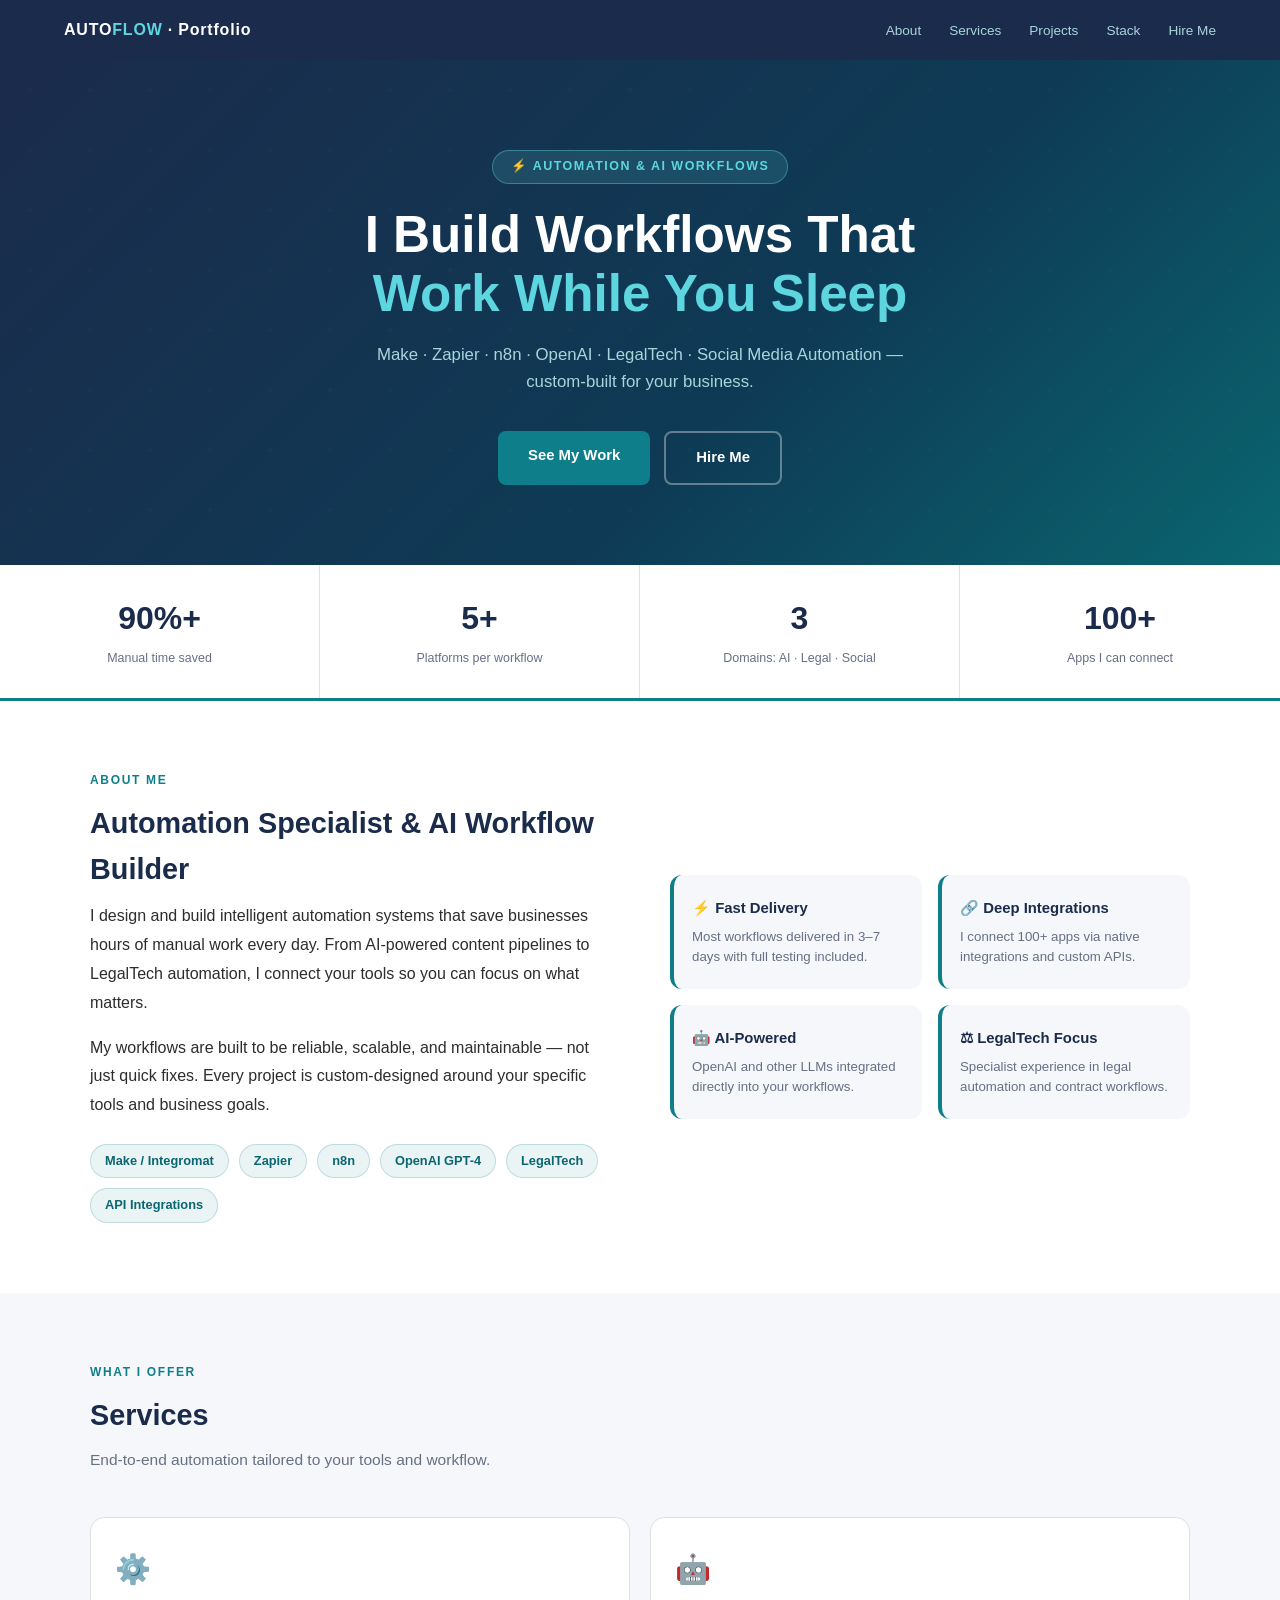
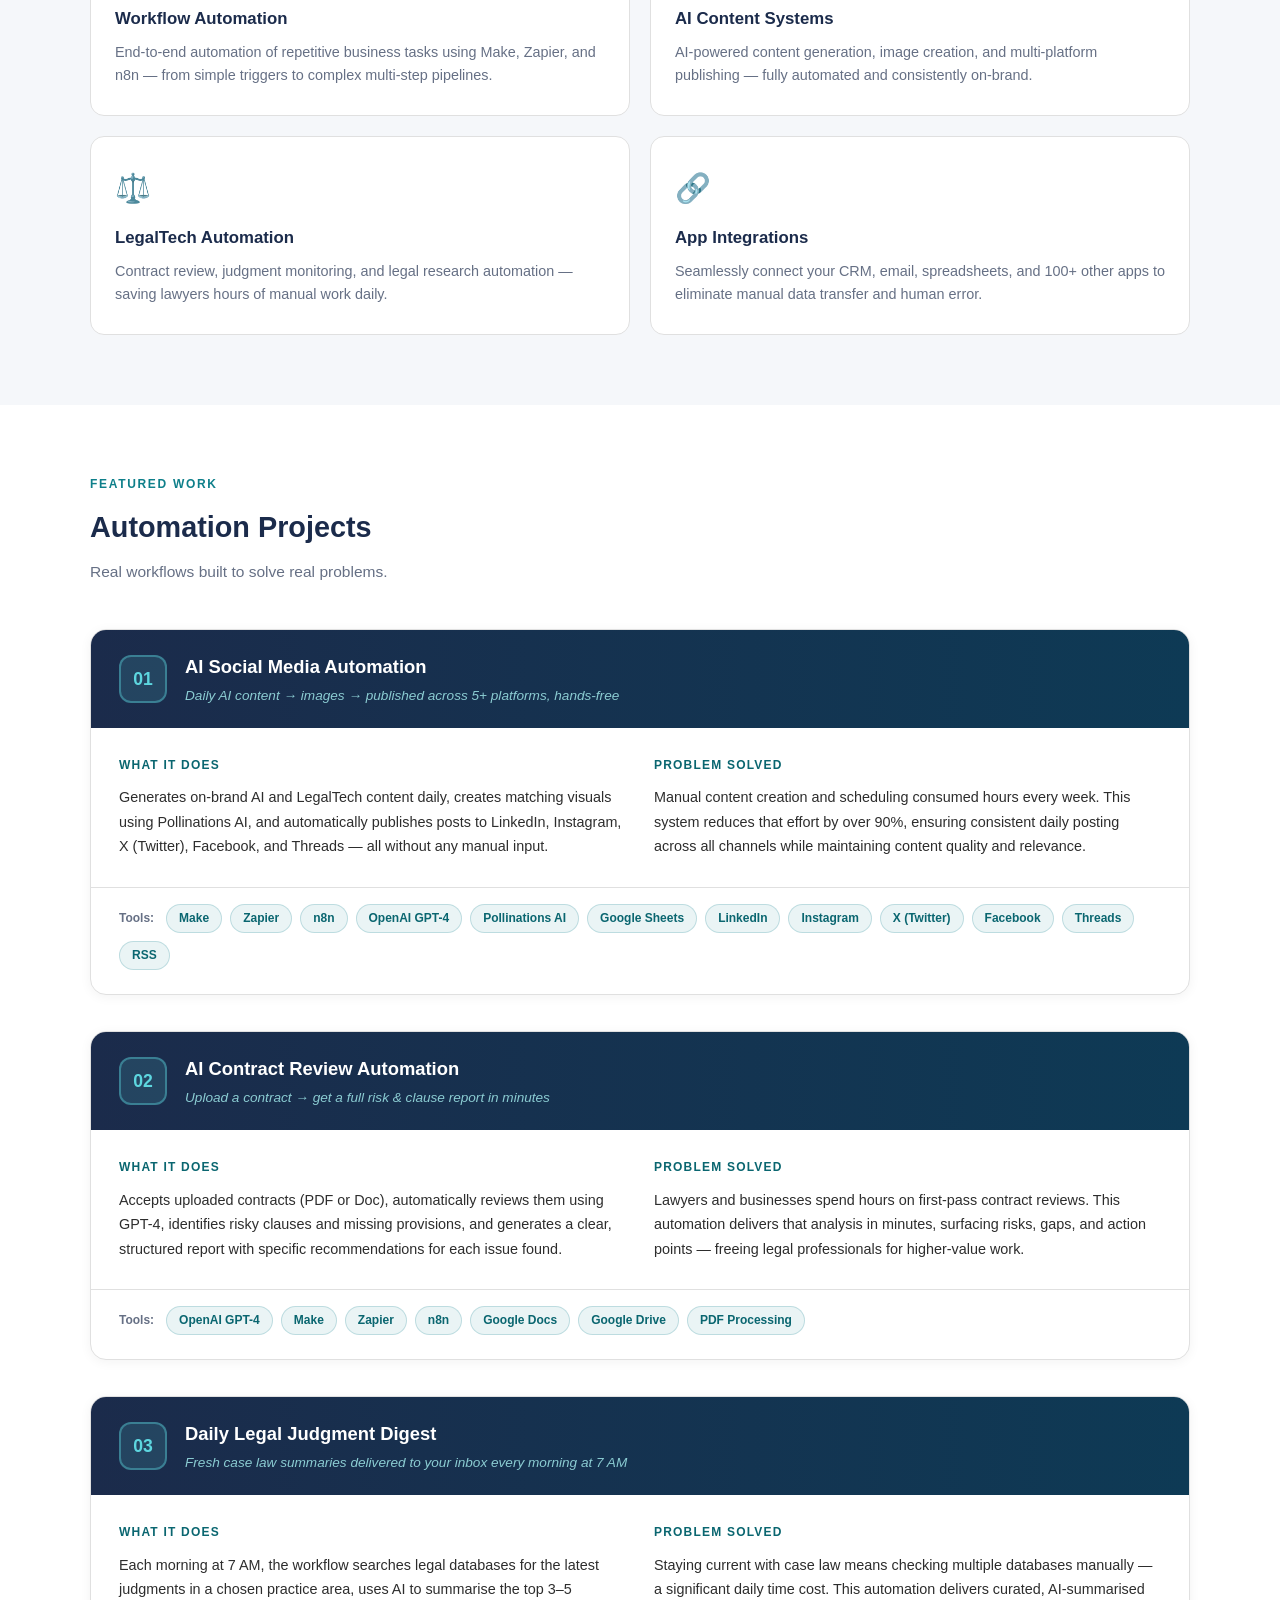
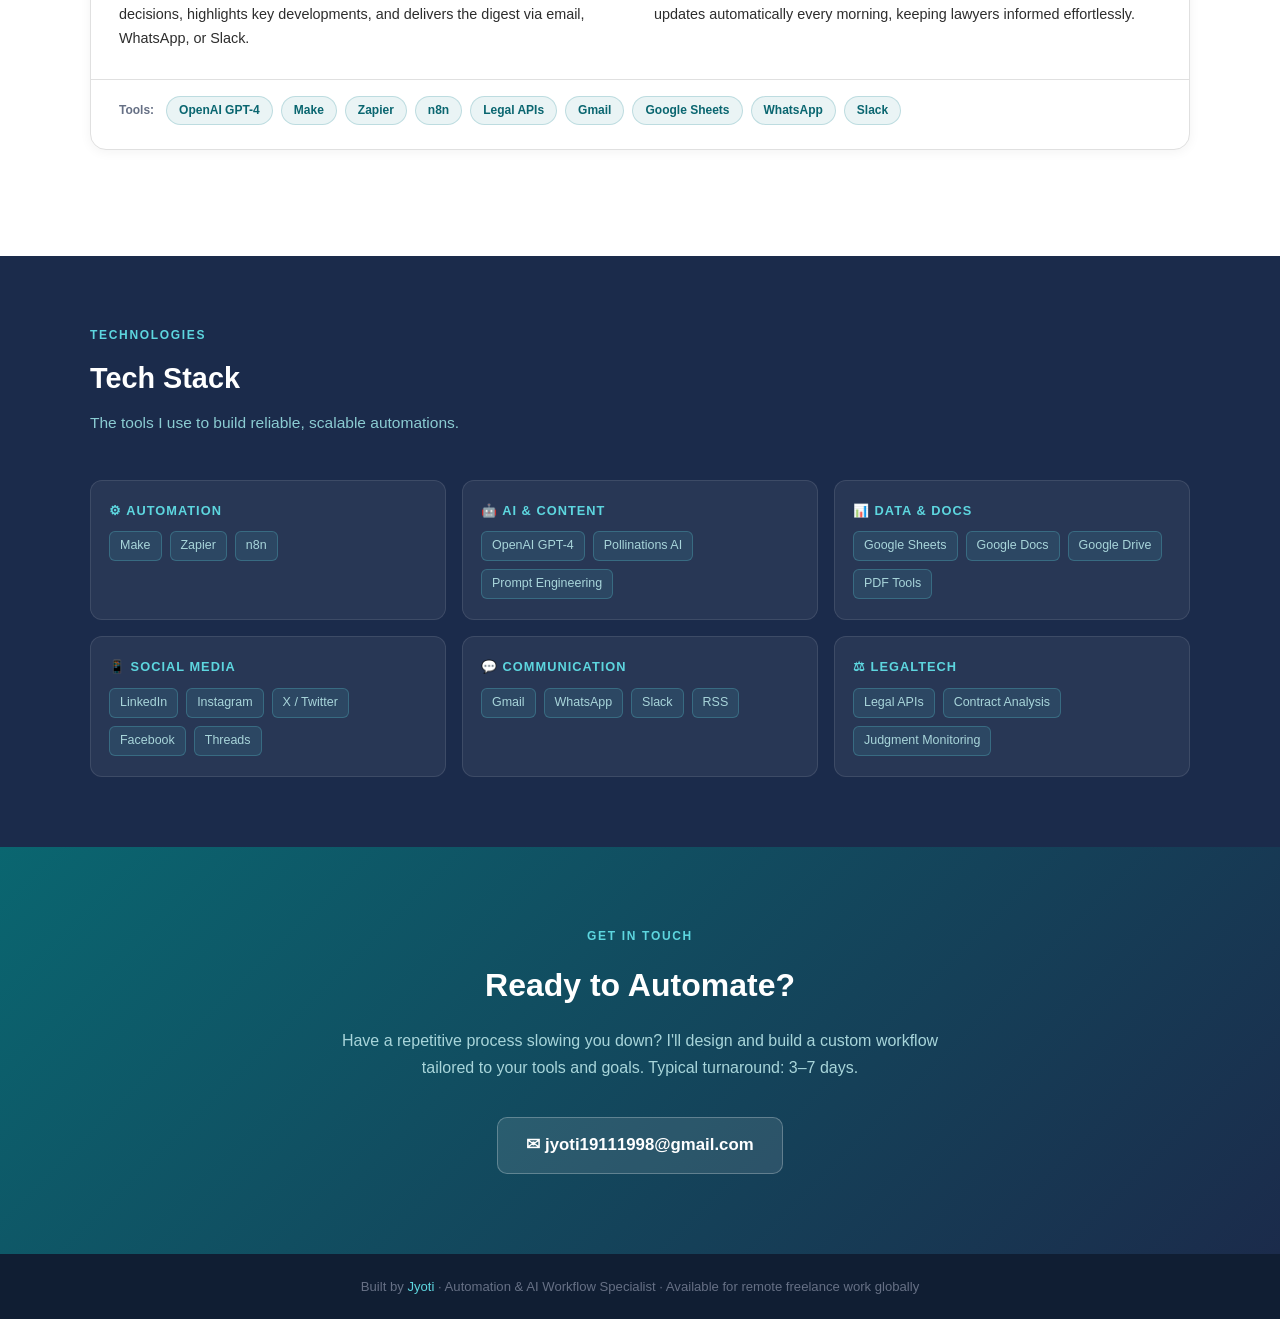
<file: portfolio.html>
<!DOCTYPE html>
<html lang="en">
<head>
  <meta charset="UTF-8" />
  <meta name="viewport" content="width=device-width, initial-scale=1.0" />
  <title>Automation & AI Workflow Portfolio</title>
  <style>
    :root {
      --navy:  #1B2B4B;
      --teal:  #0E7F8A;
      --teal2: #0A6670;
      --light: #EAF4F5;
      --white: #FFFFFF;
      --gray:  #F5F7FA;
      --text:  #2D2D2D;
      --muted: #667085;
      --border: #E0E0E0;
    }

    * { box-sizing: border-box; margin: 0; padding: 0; }

    body {
      font-family: 'Segoe UI', Arial, sans-serif;
      background: var(--gray);
      color: var(--text);
      line-height: 1.6;
    }

    /* ── NAV ── */
    nav {
      background: var(--navy);
      padding: 0 5%;
      display: flex;
      align-items: center;
      justify-content: space-between;
      height: 60px;
      position: sticky;
      top: 0;
      z-index: 100;
    }
    nav .logo {
      color: var(--white);
      font-weight: 700;
      font-size: 1rem;
      letter-spacing: .05em;
    }
    nav .logo span { color: #5DD6DF; }
    nav ul {
      list-style: none;
      display: flex;
      gap: 28px;
    }
    nav ul a {
      color: #A8D5DA;
      text-decoration: none;
      font-size: .85rem;
      font-weight: 500;
      transition: color .2s;
    }
    nav ul a:hover { color: var(--white); }

    /* ── HERO ── */
    .hero {
      background: linear-gradient(135deg, var(--navy) 0%, #0E3A55 60%, var(--teal2) 100%);
      color: var(--white);
      text-align: center;
      padding: 90px 5% 80px;
      position: relative;
      overflow: hidden;
    }
    .hero::before {
      content: '';
      position: absolute;
      inset: 0;
      background: url("data:image/svg+xml,%3Csvg width='60' height='60' viewBox='0 0 60 60' xmlns='http://www.w3.org/2000/svg'%3E%3Cg fill='none' fill-rule='evenodd'%3E%3Cg fill='%230E7F8A' fill-opacity='0.08'%3E%3Ccircle cx='30' cy='30' r='2'/%3E%3C/g%3E%3C/g%3E%3C/svg%3E");
      pointer-events: none;
    }
    .hero-badge {
      display: inline-block;
      background: rgba(93,214,223,.15);
      border: 1px solid rgba(93,214,223,.4);
      color: #5DD6DF;
      font-size: .78rem;
      font-weight: 700;
      letter-spacing: .12em;
      text-transform: uppercase;
      padding: 6px 18px;
      border-radius: 50px;
      margin-bottom: 22px;
    }
    .hero h1 {
      font-size: clamp(2rem, 5vw, 3.2rem);
      font-weight: 800;
      line-height: 1.15;
      margin-bottom: 18px;
    }
    .hero h1 span { color: #5DD6DF; }
    .hero p {
      font-size: 1.05rem;
      color: #A8D5DA;
      max-width: 580px;
      margin: 0 auto 36px;
    }
    .hero-btns { display: flex; gap: 14px; justify-content: center; flex-wrap: wrap; }
    .btn {
      padding: 13px 30px;
      border-radius: 8px;
      font-weight: 700;
      font-size: .93rem;
      text-decoration: none;
      transition: transform .15s, box-shadow .15s;
      cursor: pointer;
    }
    .btn:hover { transform: translateY(-2px); box-shadow: 0 6px 20px rgba(0,0,0,.2); }
    .btn-primary { background: var(--teal); color: var(--white); }
    .btn-outline { background: transparent; border: 2px solid rgba(255,255,255,.35); color: var(--white); }

    /* ── STATS ── */
    .stats {
      display: grid;
      grid-template-columns: repeat(4, 1fr);
      background: var(--white);
      border-bottom: 3px solid var(--teal);
    }
    .stat {
      text-align: center;
      padding: 28px 10px;
      border-right: 1px solid var(--border);
    }
    .stat:last-child { border-right: none; }
    .stat-num {
      font-size: 2rem;
      font-weight: 800;
      color: var(--navy);
      display: block;
    }
    .stat-label {
      font-size: .78rem;
      color: var(--muted);
      font-weight: 500;
    }

    /* ── SECTION WRAPPER ── */
    section { padding: 70px 5%; max-width: 1100px; margin: 0 auto; }
    .section-label {
      font-size: .75rem;
      font-weight: 700;
      letter-spacing: .14em;
      text-transform: uppercase;
      color: var(--teal);
      margin-bottom: 10px;
    }
    .section-title {
      font-size: 1.8rem;
      font-weight: 800;
      color: var(--navy);
      margin-bottom: 10px;
    }
    .section-sub {
      color: var(--muted);
      font-size: .97rem;
      margin-bottom: 44px;
    }

    /* ── ABOUT ── */
    #about { background: var(--white); max-width: 100%; padding: 70px 5%; }
    .about-inner {
      max-width: 1100px;
      margin: 0 auto;
      display: grid;
      grid-template-columns: 1fr 1fr;
      gap: 60px;
      align-items: center;
    }
    .about-text p { color: var(--text); line-height: 1.8; margin-bottom: 16px; }
    .about-chips { display: flex; flex-wrap: wrap; gap: 10px; margin-top: 24px; }
    .chip {
      background: var(--light);
      color: var(--teal2);
      font-size: .8rem;
      font-weight: 600;
      padding: 6px 14px;
      border-radius: 50px;
      border: 1px solid rgba(14,127,138,.2);
    }
    .about-highlights {
      display: grid;
      grid-template-columns: 1fr 1fr;
      gap: 16px;
    }
    .highlight-card {
      background: var(--gray);
      border-radius: 12px;
      padding: 22px 18px;
      border-left: 4px solid var(--teal);
    }
    .highlight-card h4 { color: var(--navy); font-size: .93rem; font-weight: 700; margin-bottom: 6px; }
    .highlight-card p { color: var(--muted); font-size: .83rem; line-height: 1.5; }

    /* ── SERVICES ── */
    #services { background: var(--gray); max-width: 100%; padding: 70px 5%; }
    .services-inner { max-width: 1100px; margin: 0 auto; }
    .services-grid {
      display: grid;
      grid-template-columns: repeat(2, 1fr);
      gap: 20px;
    }
    .service-card {
      background: var(--white);
      border-radius: 14px;
      padding: 28px 24px;
      border: 1px solid var(--border);
      transition: box-shadow .2s, transform .2s;
    }
    .service-card:hover { box-shadow: 0 8px 28px rgba(14,127,138,.12); transform: translateY(-3px); }
    .service-icon { font-size: 1.8rem; margin-bottom: 14px; }
    .service-card h3 { color: var(--navy); font-size: 1.05rem; font-weight: 700; margin-bottom: 8px; }
    .service-card p { color: var(--muted); font-size: .9rem; line-height: 1.6; }

    /* ── PROJECTS ── */
    #projects { background: var(--white); max-width: 100%; padding: 70px 5%; }
    .projects-inner { max-width: 1100px; margin: 0 auto; }
    .project-card {
      background: var(--white);
      border: 1px solid var(--border);
      border-radius: 16px;
      overflow: hidden;
      margin-bottom: 36px;
      box-shadow: 0 2px 12px rgba(0,0,0,.05);
      transition: box-shadow .2s;
    }
    .project-card:hover { box-shadow: 0 8px 32px rgba(14,127,138,.14); }
    .project-header {
      background: linear-gradient(90deg, var(--navy), #0E3A55);
      display: flex;
      align-items: center;
      gap: 18px;
      padding: 22px 28px;
    }
    .project-num {
      background: rgba(93,214,223,.15);
      border: 2px solid rgba(93,214,223,.4);
      color: #5DD6DF;
      font-weight: 800;
      font-size: 1.1rem;
      width: 48px; height: 48px;
      border-radius: 12px;
      display: flex; align-items: center; justify-content: center;
      flex-shrink: 0;
    }
    .project-title-block h3 { color: var(--white); font-size: 1.15rem; font-weight: 700; }
    .project-title-block p { color: #8BCCD2; font-size: .85rem; margin-top: 3px; font-style: italic; }
    .project-body { padding: 28px; display: grid; grid-template-columns: 1fr 1fr; gap: 28px; }
    .project-col h4 {
      color: var(--teal2);
      font-size: .75rem;
      font-weight: 700;
      letter-spacing: .1em;
      text-transform: uppercase;
      margin-bottom: 10px;
    }
    .project-col p { color: var(--text); font-size: .9rem; line-height: 1.7; }
    .project-tools {
      padding: 16px 28px 24px;
      border-top: 1px solid var(--border);
      display: flex;
      flex-wrap: wrap;
      gap: 8px;
      align-items: center;
    }
    .tool-label { font-size: .75rem; color: var(--muted); font-weight: 600; margin-right: 4px; }
    .tool-chip {
      background: var(--light);
      color: var(--teal2);
      font-size: .75rem;
      font-weight: 600;
      padding: 4px 12px;
      border-radius: 50px;
      border: 1px solid rgba(14,127,138,.2);
    }

    /* ── TECH STACK ── */
    #stack { background: var(--navy); max-width: 100%; padding: 70px 5%; }
    .stack-inner { max-width: 1100px; margin: 0 auto; }
    #stack .section-label { color: #5DD6DF; }
    #stack .section-title { color: var(--white); }
    #stack .section-sub { color: #8BCCD2; }
    .stack-grid {
      display: grid;
      grid-template-columns: repeat(3, 1fr);
      gap: 16px;
    }
    .stack-card {
      background: rgba(255,255,255,.06);
      border: 1px solid rgba(255,255,255,.1);
      border-radius: 12px;
      padding: 20px 18px;
    }
    .stack-card h4 { color: #5DD6DF; font-size: .8rem; font-weight: 700; letter-spacing: .08em; text-transform: uppercase; margin-bottom: 10px; }
    .stack-items { display: flex; flex-wrap: wrap; gap: 8px; }
    .stack-chip {
      background: rgba(93,214,223,.1);
      border: 1px solid rgba(93,214,223,.25);
      color: #A8D5DA;
      font-size: .78rem;
      padding: 4px 10px;
      border-radius: 6px;
    }

    /* ── CTA ── */
    #contact {
      background: linear-gradient(135deg, var(--teal2), var(--navy));
      max-width: 100%;
      padding: 80px 5%;
      text-align: center;
    }
    .contact-inner { max-width: 600px; margin: 0 auto; }
    #contact .section-label { color: #5DD6DF; text-align: center; display: block; margin-bottom: 14px; }
    #contact h2 { color: var(--white); font-size: 2rem; font-weight: 800; margin-bottom: 16px; }
    #contact p { color: #A8D5DA; margin-bottom: 36px; font-size: 1rem; line-height: 1.7; }
    .contact-email {
      display: inline-flex;
      align-items: center;
      gap: 10px;
      background: rgba(255,255,255,.1);
      border: 1px solid rgba(255,255,255,.25);
      color: var(--white);
      font-size: 1.05rem;
      font-weight: 600;
      padding: 14px 28px;
      border-radius: 10px;
      text-decoration: none;
      transition: background .2s;
    }
    .contact-email:hover { background: rgba(255,255,255,.18); }

    /* ── FOOTER ── */
    footer {
      background: #101E33;
      color: #667085;
      text-align: center;
      padding: 22px 5%;
      font-size: .82rem;
    }
    footer span { color: #5DD6DF; }

    /* ── RESPONSIVE ── */
    @media (max-width: 768px) {
      .stats { grid-template-columns: repeat(2, 1fr); }
      .about-inner { grid-template-columns: 1fr; gap: 36px; }
      .services-grid { grid-template-columns: 1fr; }
      .project-body { grid-template-columns: 1fr; gap: 18px; }
      .stack-grid { grid-template-columns: 1fr 1fr; }
      nav ul { display: none; }
    }
    @media (max-width: 480px) {
      .stats { grid-template-columns: repeat(2, 1fr); }
      .stack-grid { grid-template-columns: 1fr; }
    }
  </style>
</head>
<body>

<!-- NAV -->
<nav>
  <div class="logo">AUTO<span>FLOW</span> · Portfolio</div>
  <ul>
    <li><a href="#about">About</a></li>
    <li><a href="#services">Services</a></li>
    <li><a href="#projects">Projects</a></li>
    <li><a href="#stack">Stack</a></li>
    <li><a href="#contact">Hire Me</a></li>
  </ul>
</nav>

<!-- HERO -->
<div class="hero">
  <div class="hero-badge">⚡ Automation &amp; AI Workflows</div>
  <h1>I Build Workflows That<br><span>Work While You Sleep</span></h1>
  <p>Make · Zapier · n8n · OpenAI · LegalTech · Social Media Automation — custom-built for your business.</p>
  <div class="hero-btns">
    <a href="#projects" class="btn btn-primary">See My Work</a>
    <a href="#contact" class="btn btn-outline">Hire Me</a>
  </div>
</div>

<!-- STATS -->
<div class="stats">
  <div class="stat"><span class="stat-num">90%+</span><span class="stat-label">Manual time saved</span></div>
  <div class="stat"><span class="stat-num">5+</span><span class="stat-label">Platforms per workflow</span></div>
  <div class="stat"><span class="stat-num">3</span><span class="stat-label">Domains: AI · Legal · Social</span></div>
  <div class="stat"><span class="stat-num">100+</span><span class="stat-label">Apps I can connect</span></div>
</div>

<!-- ABOUT -->
<div id="about">
  <div class="about-inner">
    <div class="about-text">
      <div class="section-label">About Me</div>
      <h2 class="section-title">Automation Specialist &amp; AI Workflow Builder</h2>
      <p>I design and build intelligent automation systems that save businesses hours of manual work every day. From AI-powered content pipelines to LegalTech automation, I connect your tools so you can focus on what matters.</p>
      <p>My workflows are built to be reliable, scalable, and maintainable — not just quick fixes. Every project is custom-designed around your specific tools and business goals.</p>
      <div class="about-chips">
        <span class="chip">Make / Integromat</span>
        <span class="chip">Zapier</span>
        <span class="chip">n8n</span>
        <span class="chip">OpenAI GPT-4</span>
        <span class="chip">LegalTech</span>
        <span class="chip">API Integrations</span>
      </div>
    </div>
    <div class="about-highlights">
      <div class="highlight-card">
        <h4>⚡ Fast Delivery</h4>
        <p>Most workflows delivered in 3–7 days with full testing included.</p>
      </div>
      <div class="highlight-card">
        <h4>🔗 Deep Integrations</h4>
        <p>I connect 100+ apps via native integrations and custom APIs.</p>
      </div>
      <div class="highlight-card">
        <h4>🤖 AI-Powered</h4>
        <p>OpenAI and other LLMs integrated directly into your workflows.</p>
      </div>
      <div class="highlight-card">
        <h4>⚖ LegalTech Focus</h4>
        <p>Specialist experience in legal automation and contract workflows.</p>
      </div>
    </div>
  </div>
</div>

<!-- SERVICES -->
<div id="services">
  <div class="services-inner">
    <div class="section-label">What I Offer</div>
    <h2 class="section-title">Services</h2>
    <p class="section-sub">End-to-end automation tailored to your tools and workflow.</p>
    <div class="services-grid">
      <div class="service-card">
        <div class="service-icon">⚙️</div>
        <h3>Workflow Automation</h3>
        <p>End-to-end automation of repetitive business tasks using Make, Zapier, and n8n — from simple triggers to complex multi-step pipelines.</p>
      </div>
      <div class="service-card">
        <div class="service-icon">🤖</div>
        <h3>AI Content Systems</h3>
        <p>AI-powered content generation, image creation, and multi-platform publishing — fully automated and consistently on-brand.</p>
      </div>
      <div class="service-card">
        <div class="service-icon">⚖️</div>
        <h3>LegalTech Automation</h3>
        <p>Contract review, judgment monitoring, and legal research automation — saving lawyers hours of manual work daily.</p>
      </div>
      <div class="service-card">
        <div class="service-icon">🔗</div>
        <h3>App Integrations</h3>
        <p>Seamlessly connect your CRM, email, spreadsheets, and 100+ other apps to eliminate manual data transfer and human error.</p>
      </div>
    </div>
  </div>
</div>

<!-- PROJECTS -->
<div id="projects">
  <div class="projects-inner">
    <div class="section-label">Featured Work</div>
    <h2 class="section-title">Automation Projects</h2>
    <p class="section-sub">Real workflows built to solve real problems.</p>

    <!-- Project 1 -->
    <div class="project-card">
      <div class="project-header">
        <div class="project-num">01</div>
        <div class="project-title-block">
          <h3>AI Social Media Automation</h3>
          <p>Daily AI content → images → published across 5+ platforms, hands-free</p>
        </div>
      </div>
      <div class="project-body">
        <div class="project-col">
          <h4>What it does</h4>
          <p>Generates on-brand AI and LegalTech content daily, creates matching visuals using Pollinations AI, and automatically publishes posts to LinkedIn, Instagram, X (Twitter), Facebook, and Threads — all without any manual input.</p>
        </div>
        <div class="project-col">
          <h4>Problem solved</h4>
          <p>Manual content creation and scheduling consumed hours every week. This system reduces that effort by over 90%, ensuring consistent daily posting across all channels while maintaining content quality and relevance.</p>
        </div>
      </div>
      <div class="project-tools">
        <span class="tool-label">Tools:</span>
        <span class="tool-chip">Make</span>
        <span class="tool-chip">Zapier</span>
        <span class="tool-chip">n8n</span>
        <span class="tool-chip">OpenAI GPT-4</span>
        <span class="tool-chip">Pollinations AI</span>
        <span class="tool-chip">Google Sheets</span>
        <span class="tool-chip">LinkedIn</span>
        <span class="tool-chip">Instagram</span>
        <span class="tool-chip">X (Twitter)</span>
        <span class="tool-chip">Facebook</span>
        <span class="tool-chip">Threads</span>
        <span class="tool-chip">RSS</span>
      </div>
    </div>

    <!-- Project 2 -->
    <div class="project-card">
      <div class="project-header">
        <div class="project-num">02</div>
        <div class="project-title-block">
          <h3>AI Contract Review Automation</h3>
          <p>Upload a contract → get a full risk &amp; clause report in minutes</p>
        </div>
      </div>
      <div class="project-body">
        <div class="project-col">
          <h4>What it does</h4>
          <p>Accepts uploaded contracts (PDF or Doc), automatically reviews them using GPT-4, identifies risky clauses and missing provisions, and generates a clear, structured report with specific recommendations for each issue found.</p>
        </div>
        <div class="project-col">
          <h4>Problem solved</h4>
          <p>Lawyers and businesses spend hours on first-pass contract reviews. This automation delivers that analysis in minutes, surfacing risks, gaps, and action points — freeing legal professionals for higher-value work.</p>
        </div>
      </div>
      <div class="project-tools">
        <span class="tool-label">Tools:</span>
        <span class="tool-chip">OpenAI GPT-4</span>
        <span class="tool-chip">Make</span>
        <span class="tool-chip">Zapier</span>
        <span class="tool-chip">n8n</span>
        <span class="tool-chip">Google Docs</span>
        <span class="tool-chip">Google Drive</span>
        <span class="tool-chip">PDF Processing</span>
      </div>
    </div>

    <!-- Project 3 -->
    <div class="project-card">
      <div class="project-header">
        <div class="project-num">03</div>
        <div class="project-title-block">
          <h3>Daily Legal Judgment Digest</h3>
          <p>Fresh case law summaries delivered to your inbox every morning at 7 AM</p>
        </div>
      </div>
      <div class="project-body">
        <div class="project-col">
          <h4>What it does</h4>
          <p>Each morning at 7 AM, the workflow searches legal databases for the latest judgments in a chosen practice area, uses AI to summarise the top 3–5 decisions, highlights key developments, and delivers the digest via email, WhatsApp, or Slack.</p>
        </div>
        <div class="project-col">
          <h4>Problem solved</h4>
          <p>Staying current with case law means checking multiple databases manually — a significant daily time cost. This automation delivers curated, AI-summarised updates automatically every morning, keeping lawyers informed effortlessly.</p>
        </div>
      </div>
      <div class="project-tools">
        <span class="tool-label">Tools:</span>
        <span class="tool-chip">OpenAI GPT-4</span>
        <span class="tool-chip">Make</span>
        <span class="tool-chip">Zapier</span>
        <span class="tool-chip">n8n</span>
        <span class="tool-chip">Legal APIs</span>
        <span class="tool-chip">Gmail</span>
        <span class="tool-chip">Google Sheets</span>
        <span class="tool-chip">WhatsApp</span>
        <span class="tool-chip">Slack</span>
      </div>
    </div>
  </div>
</div>

<!-- TECH STACK -->
<div id="stack">
  <div class="stack-inner">
    <div class="section-label">Technologies</div>
    <h2 class="section-title">Tech Stack</h2>
    <p class="section-sub">The tools I use to build reliable, scalable automations.</p>
    <div class="stack-grid">
      <div class="stack-card">
        <h4>⚙ Automation</h4>
        <div class="stack-items">
          <span class="stack-chip">Make</span>
          <span class="stack-chip">Zapier</span>
          <span class="stack-chip">n8n</span>
        </div>
      </div>
      <div class="stack-card">
        <h4>🤖 AI &amp; Content</h4>
        <div class="stack-items">
          <span class="stack-chip">OpenAI GPT-4</span>
          <span class="stack-chip">Pollinations AI</span>
          <span class="stack-chip">Prompt Engineering</span>
        </div>
      </div>
      <div class="stack-card">
        <h4>📊 Data &amp; Docs</h4>
        <div class="stack-items">
          <span class="stack-chip">Google Sheets</span>
          <span class="stack-chip">Google Docs</span>
          <span class="stack-chip">Google Drive</span>
          <span class="stack-chip">PDF Tools</span>
        </div>
      </div>
      <div class="stack-card">
        <h4>📱 Social Media</h4>
        <div class="stack-items">
          <span class="stack-chip">LinkedIn</span>
          <span class="stack-chip">Instagram</span>
          <span class="stack-chip">X / Twitter</span>
          <span class="stack-chip">Facebook</span>
          <span class="stack-chip">Threads</span>
        </div>
      </div>
      <div class="stack-card">
        <h4>💬 Communication</h4>
        <div class="stack-items">
          <span class="stack-chip">Gmail</span>
          <span class="stack-chip">WhatsApp</span>
          <span class="stack-chip">Slack</span>
          <span class="stack-chip">RSS</span>
        </div>
      </div>
      <div class="stack-card">
        <h4>⚖ LegalTech</h4>
        <div class="stack-items">
          <span class="stack-chip">Legal APIs</span>
          <span class="stack-chip">Contract Analysis</span>
          <span class="stack-chip">Judgment Monitoring</span>
        </div>
      </div>
    </div>
  </div>
</div>

<!-- CTA -->
<div id="contact">
  <div class="contact-inner">
    <span class="section-label">Get In Touch</span>
    <h2>Ready to Automate?</h2>
    <p>Have a repetitive process slowing you down? I'll design and build a custom workflow tailored to your tools and goals. Typical turnaround: 3–7 days.</p>
    <a class="contact-email" href="mailto:jyoti19111998@gmail.com">
      ✉ jyoti19111998@gmail.com
    </a>
  </div>
</div>

<!-- FOOTER -->
<footer>
  Built by <span>Jyoti</span> · Automation &amp; AI Workflow Specialist · Available for remote freelance work globally
</footer>

</body>
</html>
</file>
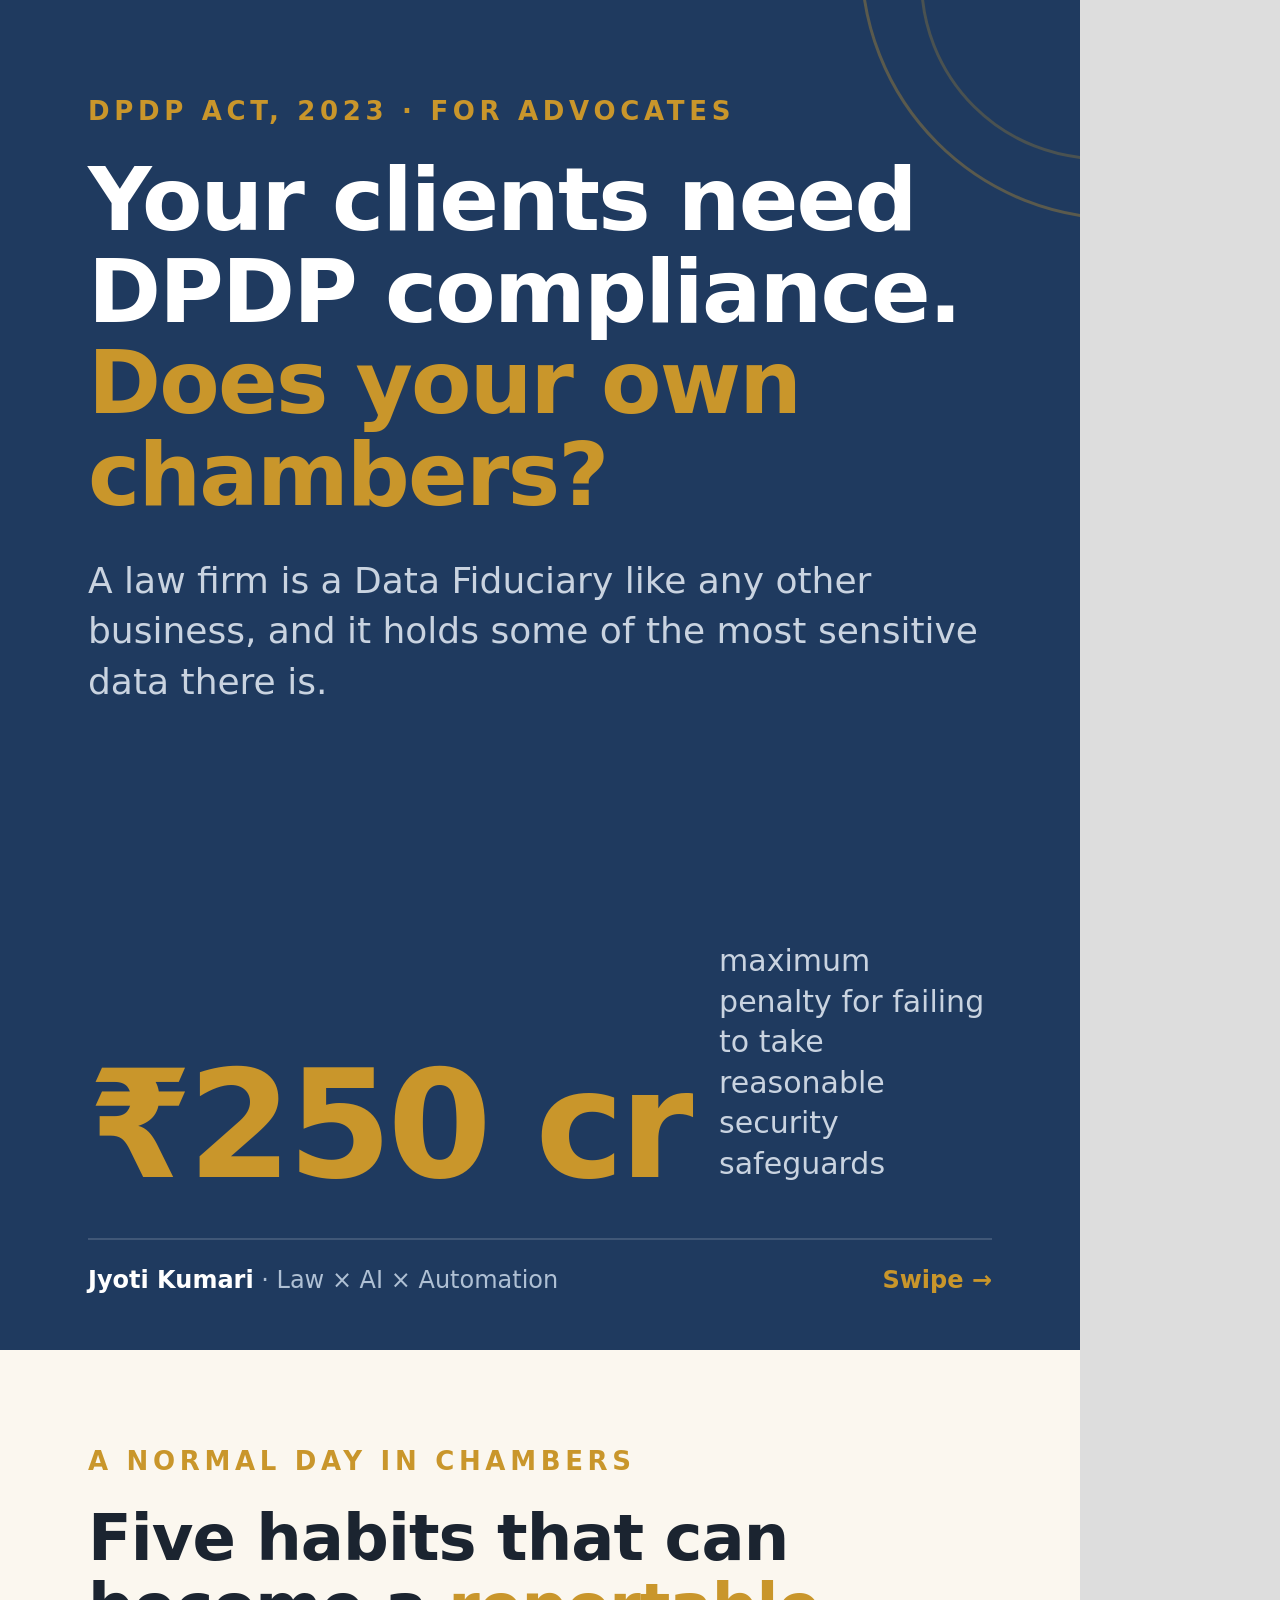
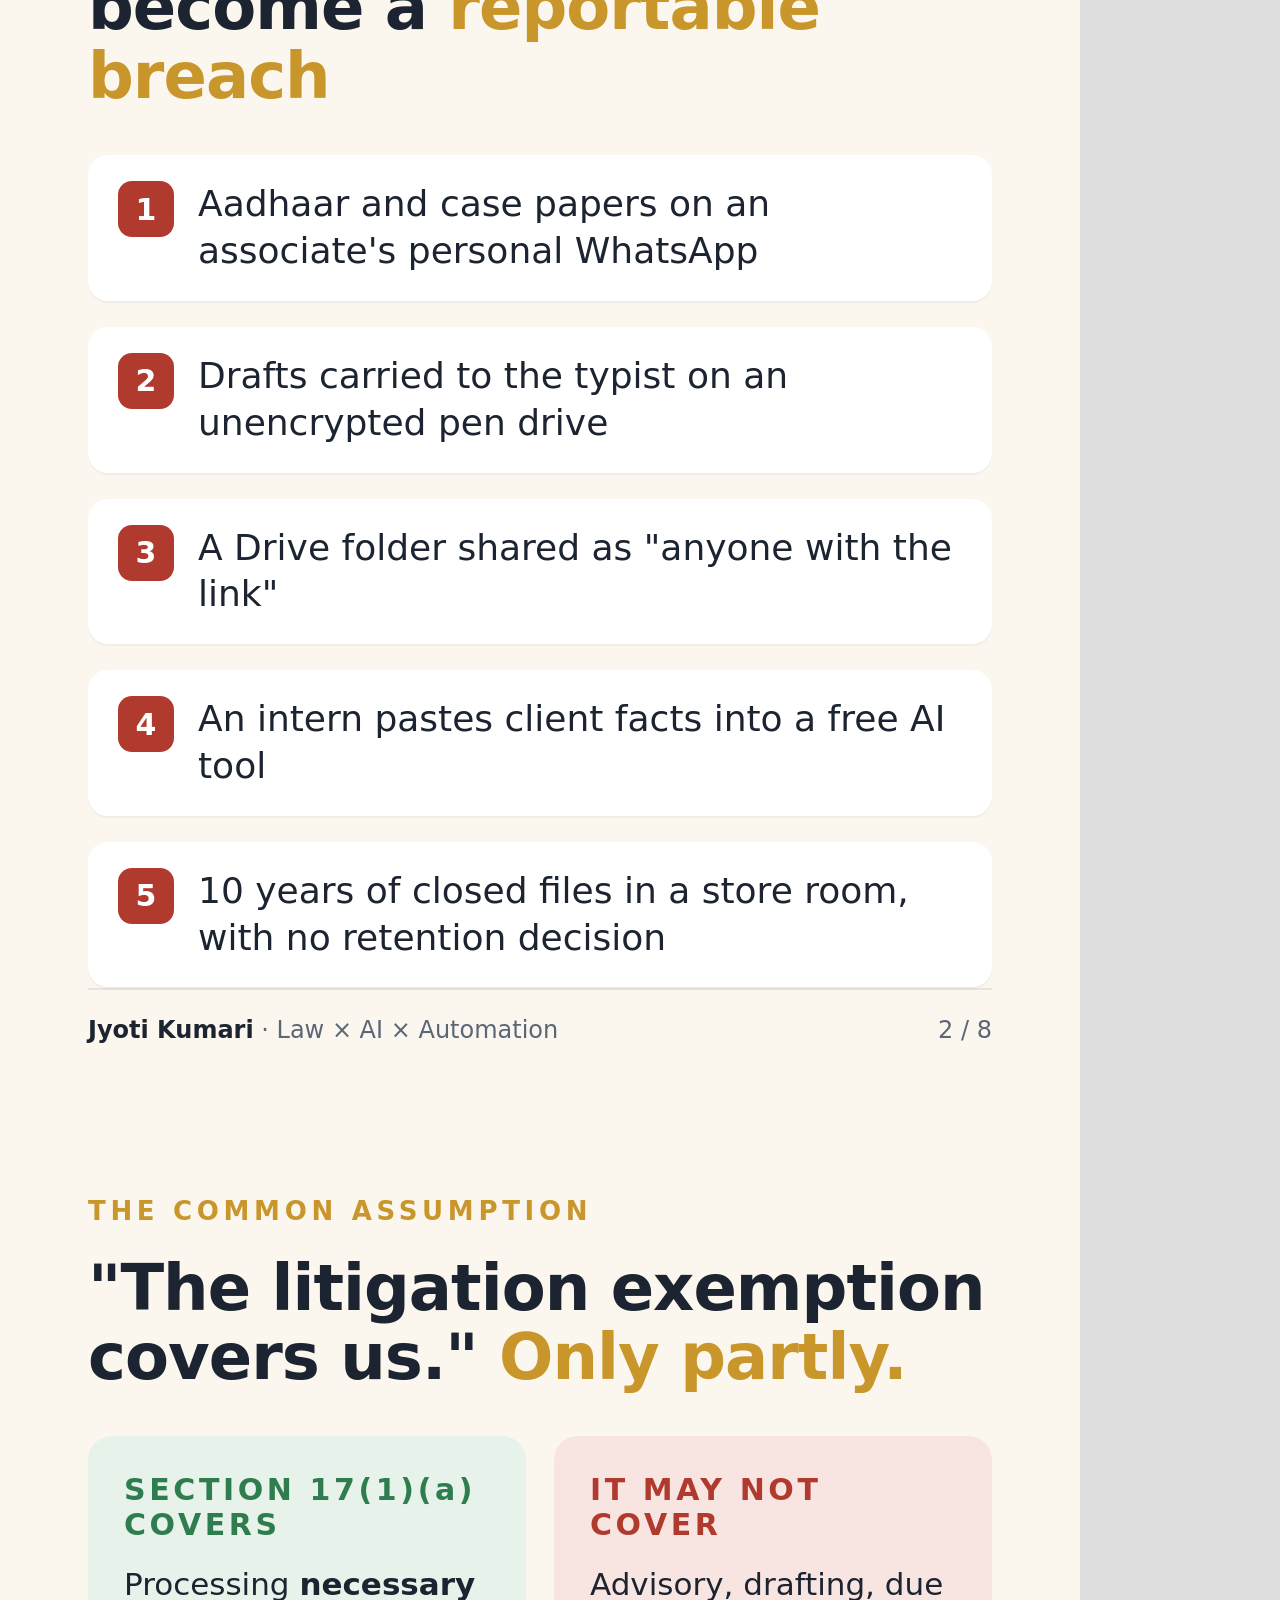
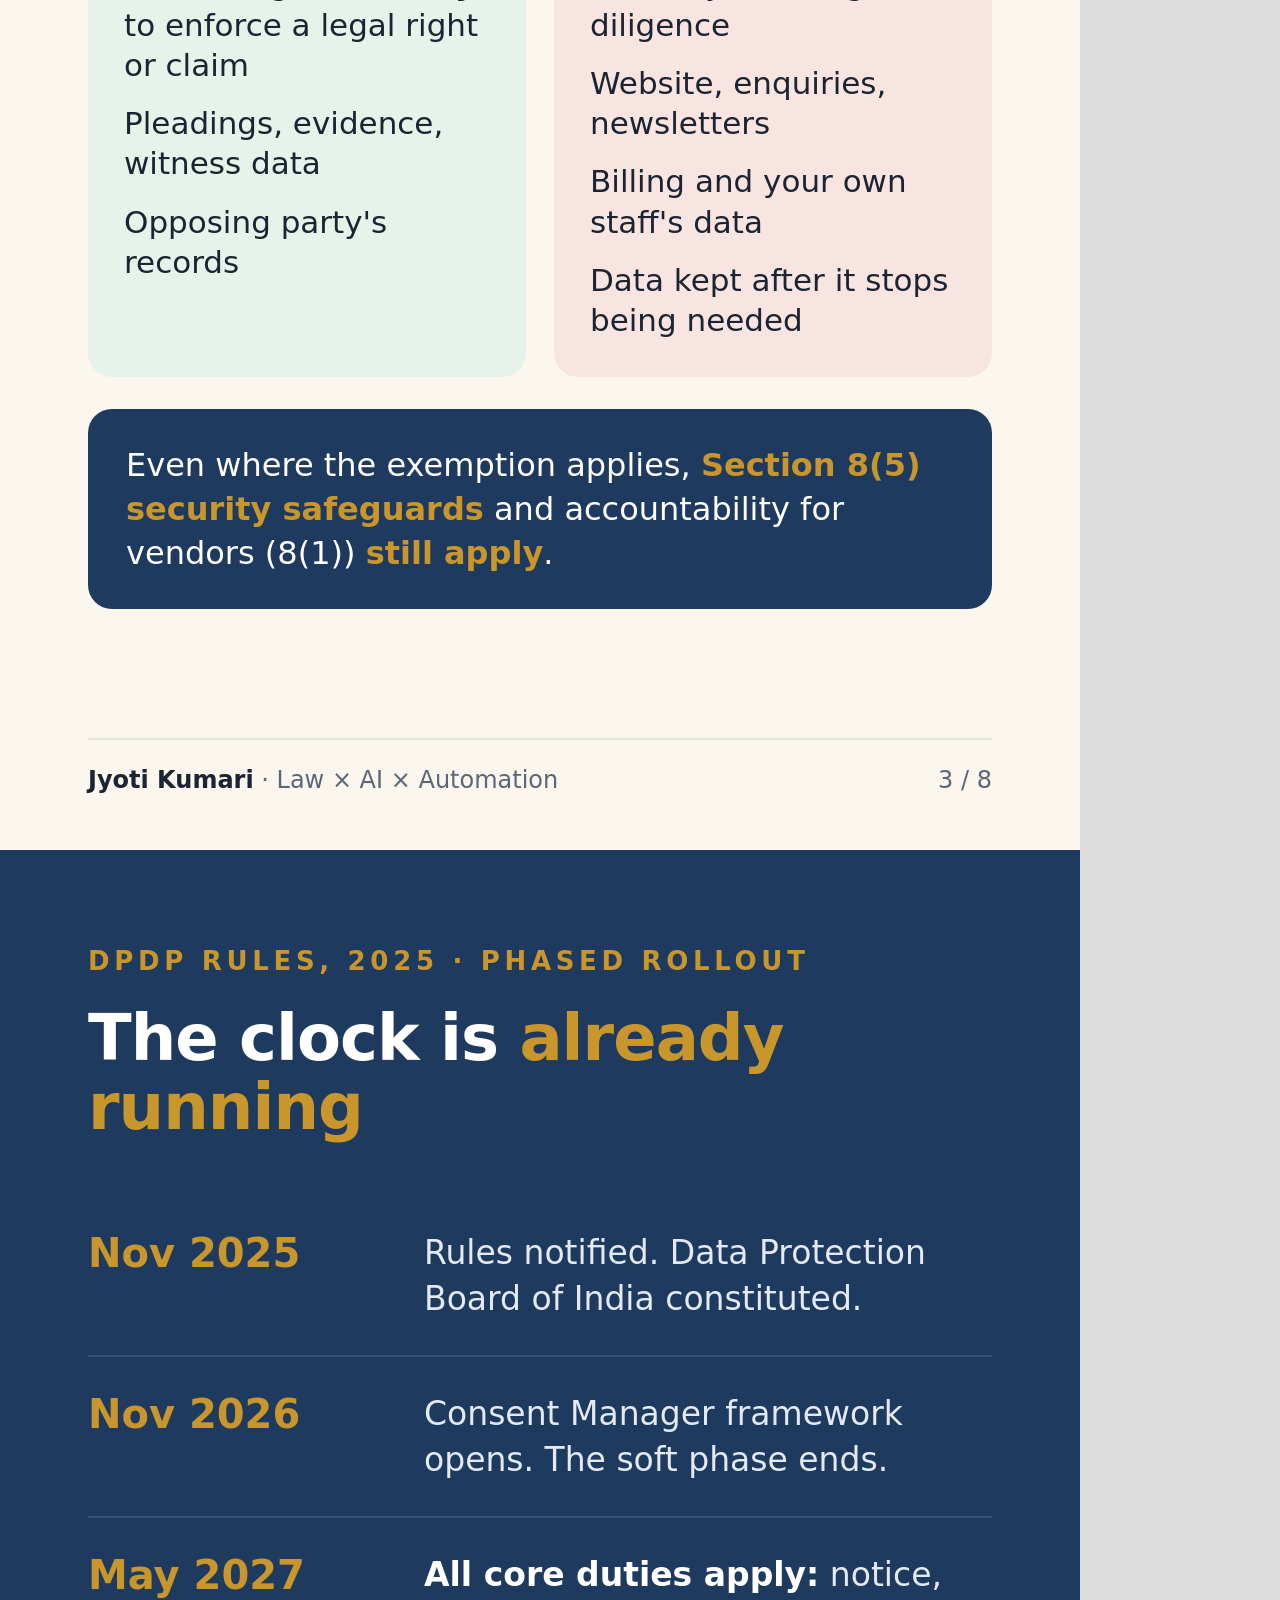
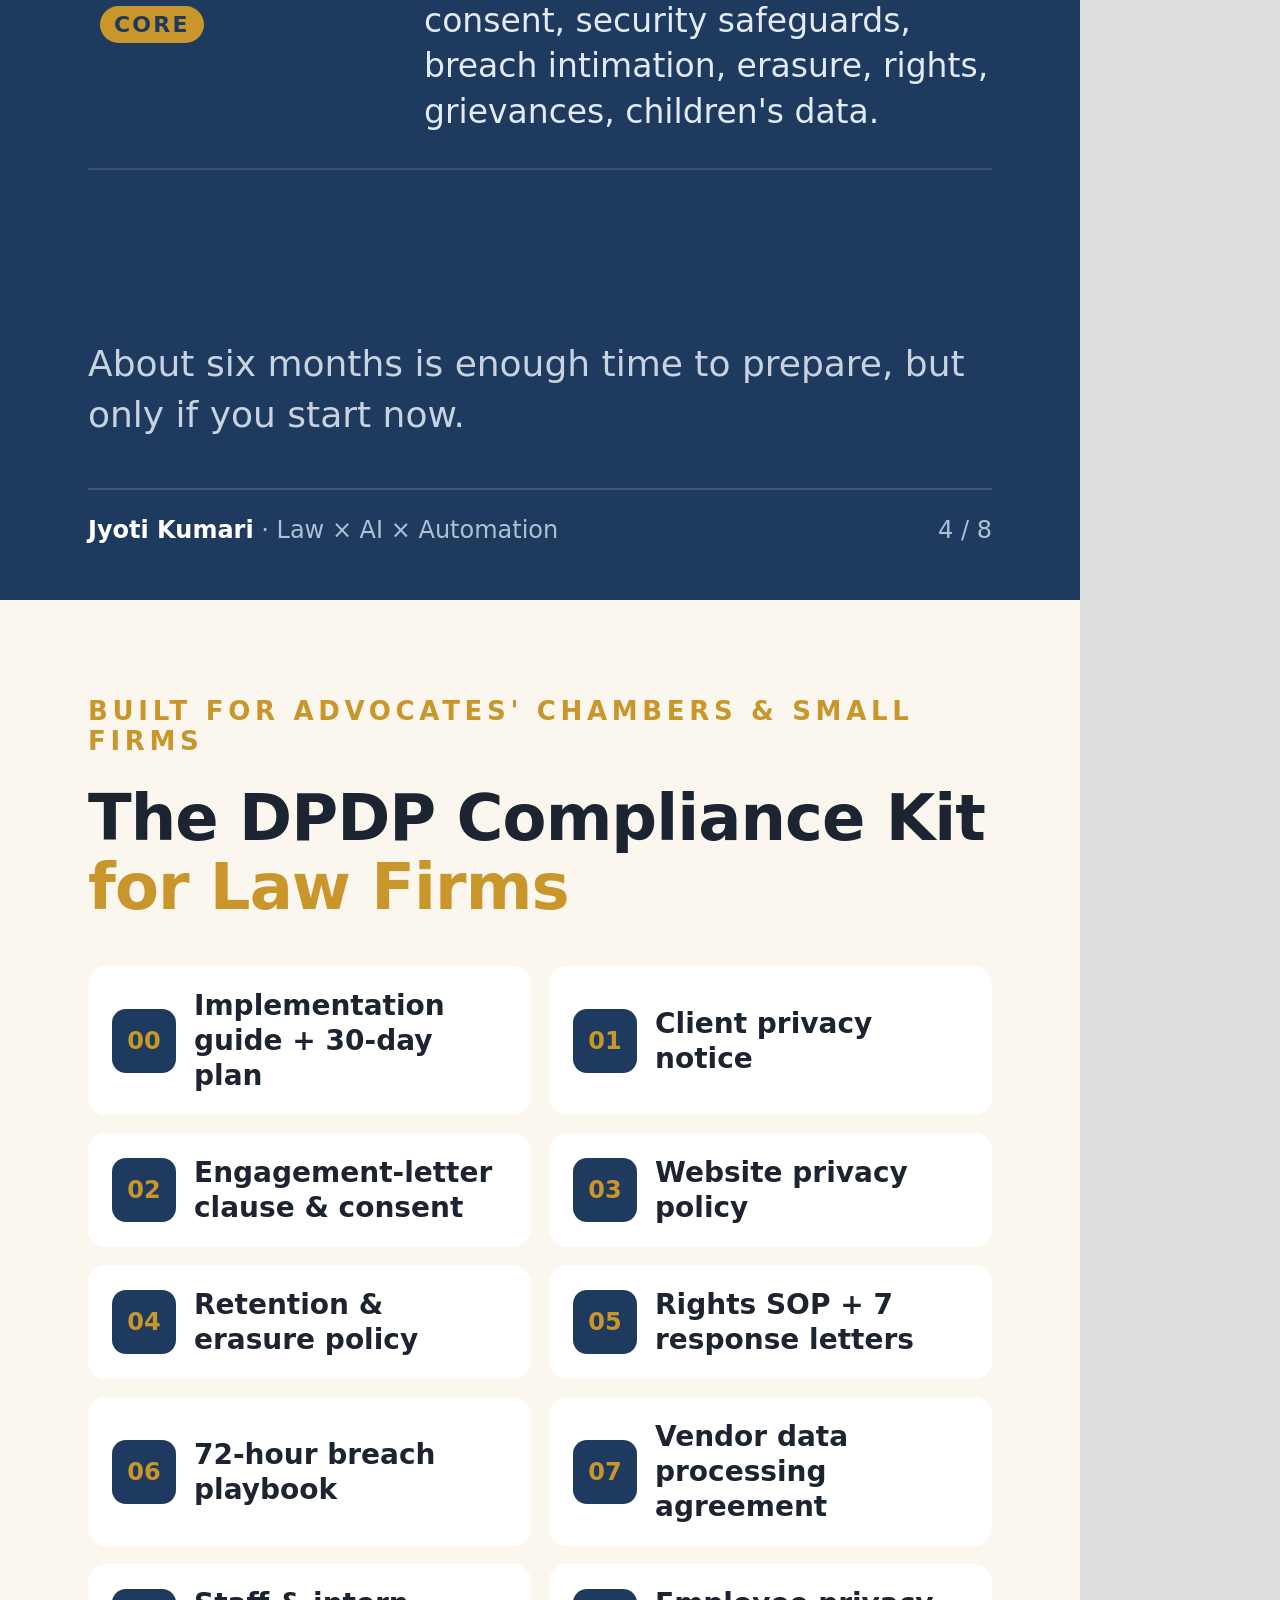
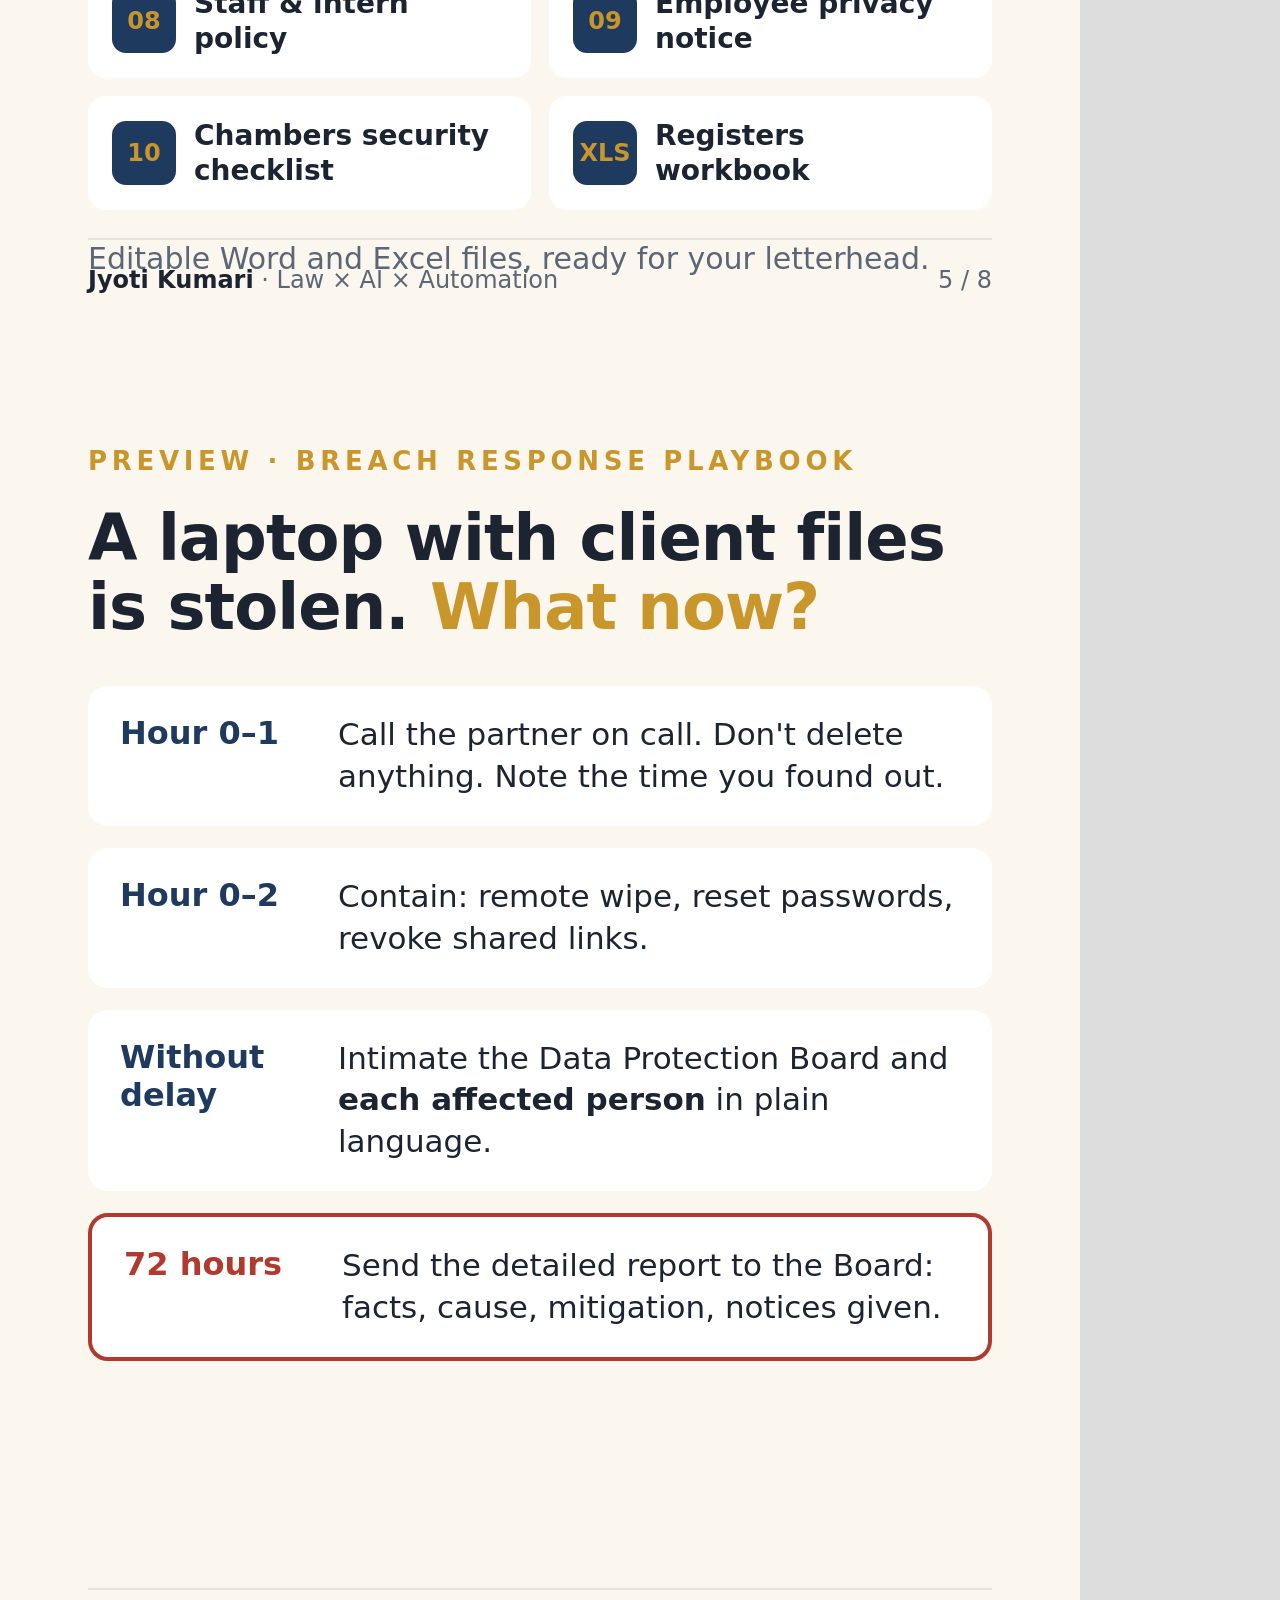
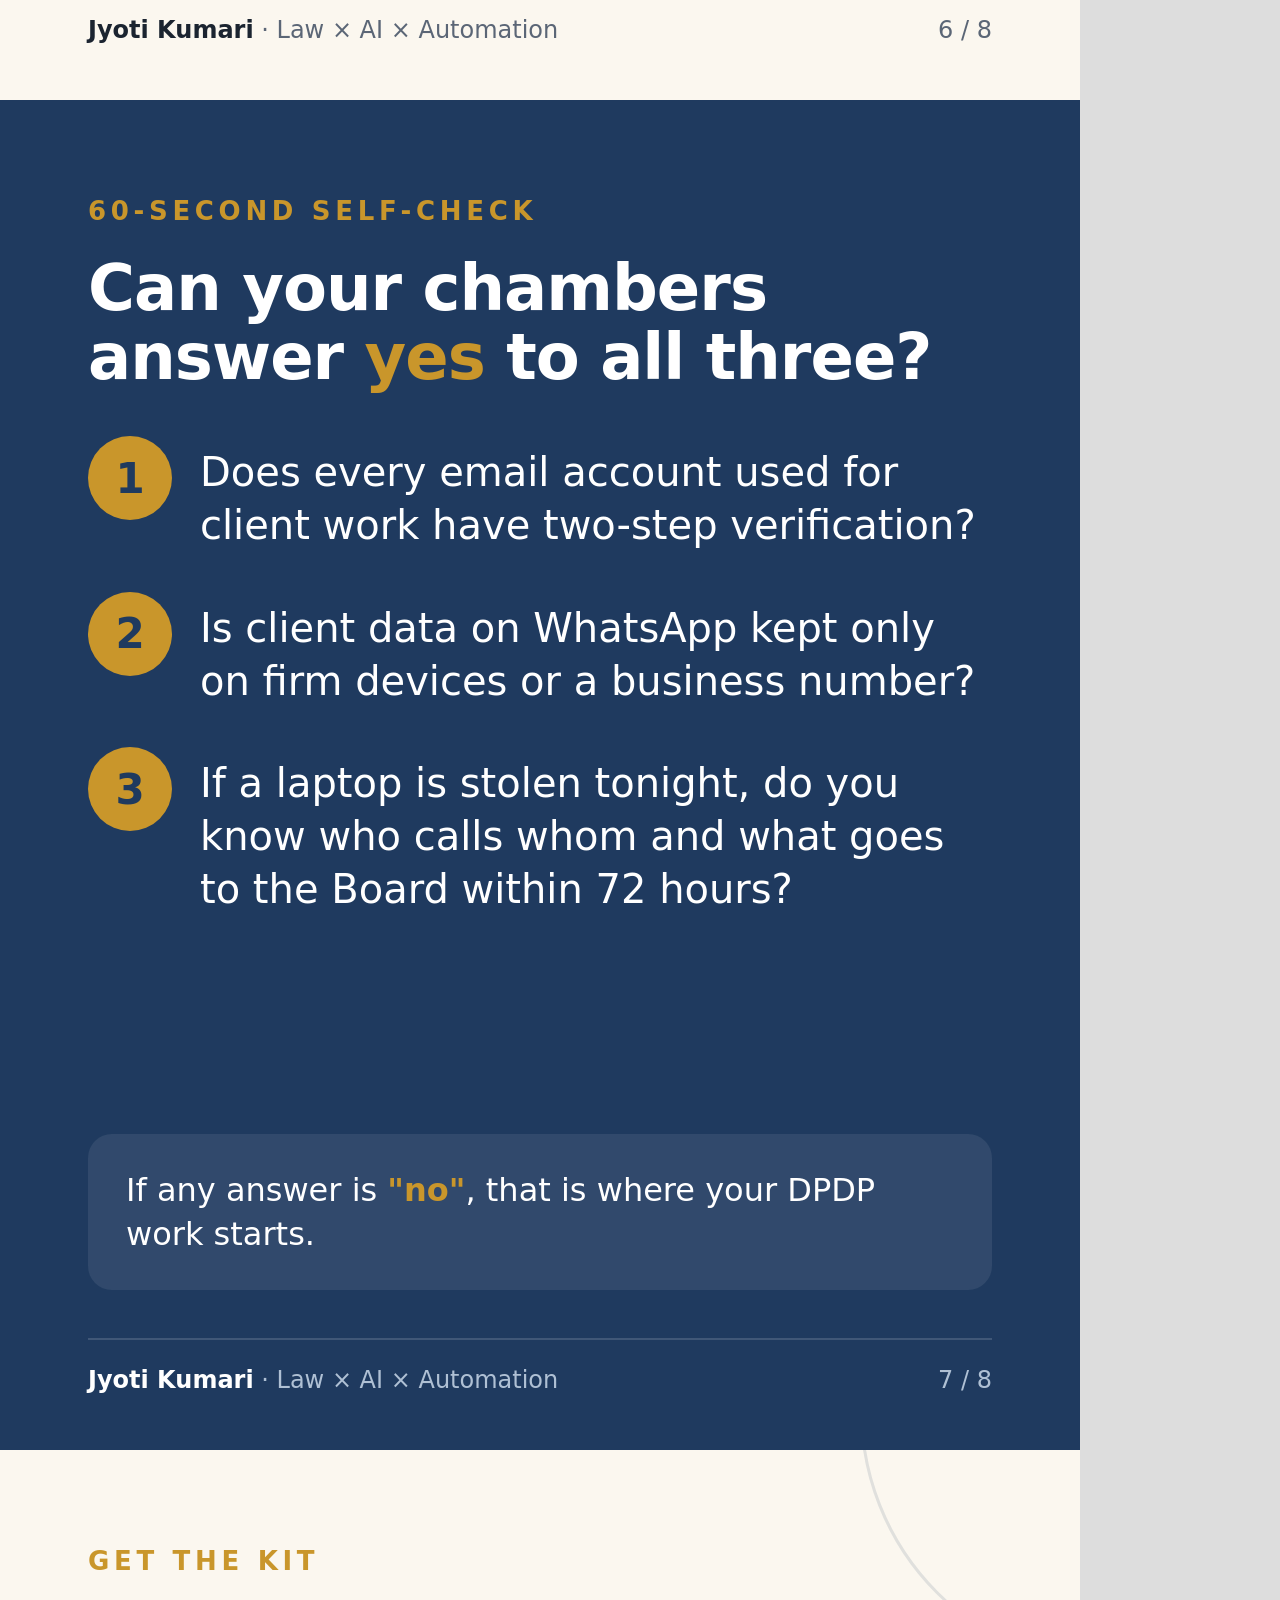
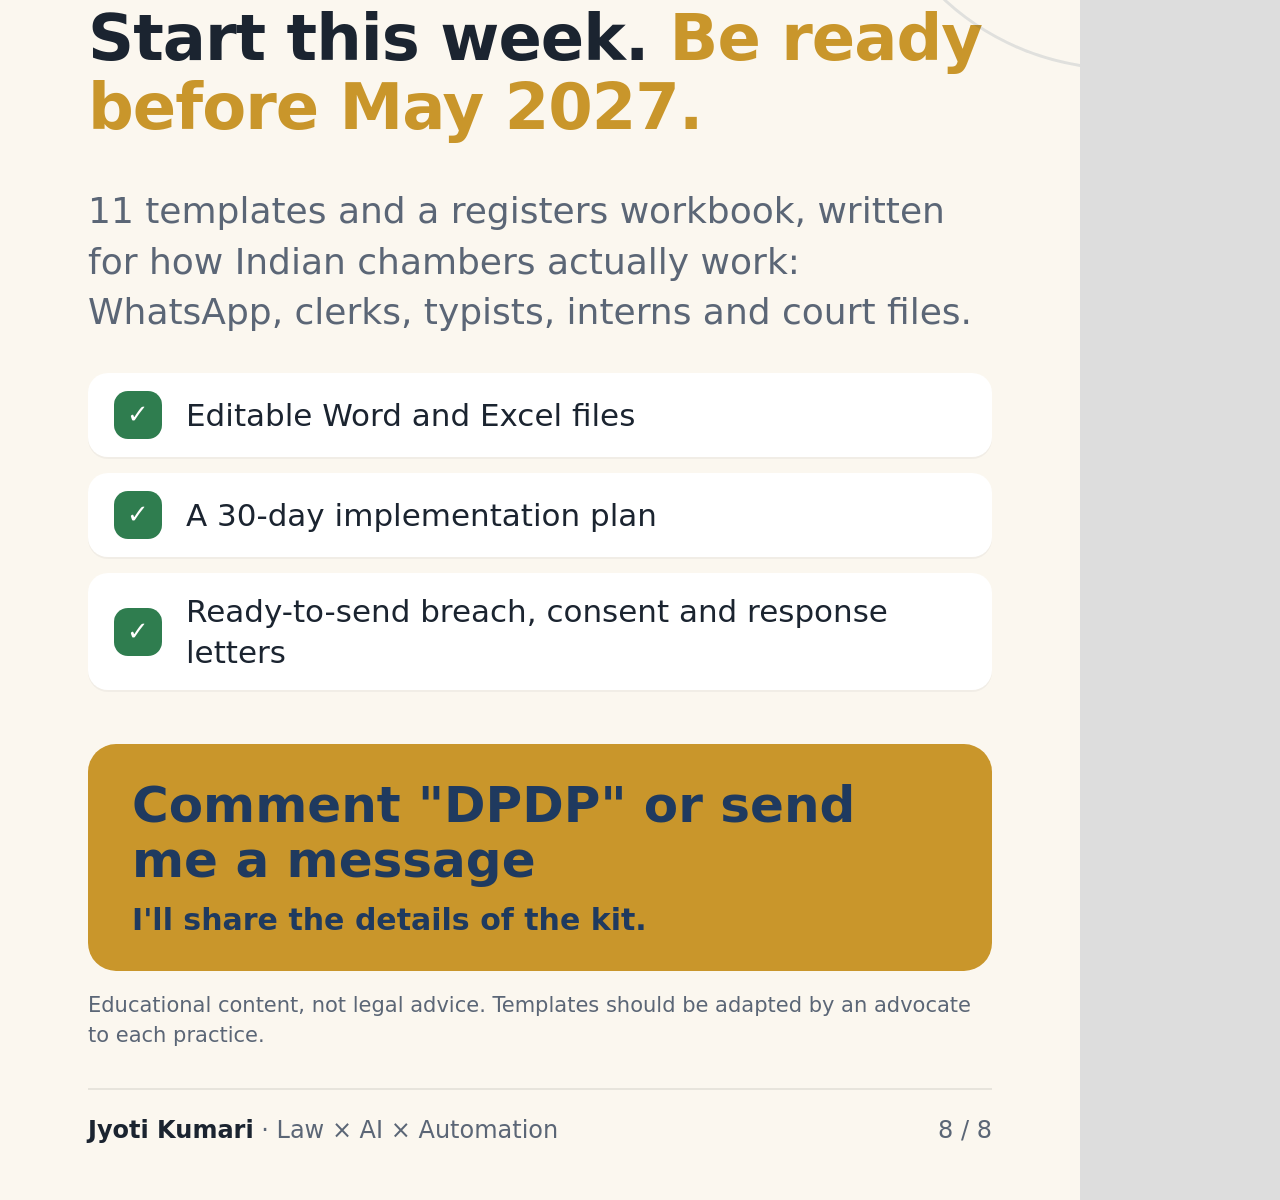
<file: dpdp-kit/linkedin/carousel.html>
<!doctype html>
<html lang="en">
<head>
<meta charset="utf-8">
<title>DPDP Kit Carousel</title>
<style>
  @page { size: 1080px 1350px; margin: 0; }
  :root { --navy:#1F3A5F; --navy2:#16304F; --gold:#C9962B; --cream:#FBF7EF; --ink:#1B2430; --muted:#5B6676; --red:#B03A2E; --green:#2F7D4F; }
  * { box-sizing:border-box; margin:0; padding:0; }
  body { font-family:"Inter", "DejaVu Sans", sans-serif; background:#ddd; color:var(--ink); }
  .slide { width:1080px; height:1350px; position:relative; overflow:hidden; background:var(--cream); padding:96px 88px 150px; display:flex; flex-direction:column; page-break-after:always; }
  .slide.dark { background:var(--navy); color:#fff; }
  .kicker { font-size:26px; font-weight:700; letter-spacing:.18em; text-transform:uppercase; color:var(--gold); margin-bottom:28px; }
  h1 { font-size:88px; line-height:1.04; font-weight:800; letter-spacing:-.02em; }
  h2 { font-size:64px; line-height:1.08; font-weight:800; letter-spacing:-.015em; margin-bottom:44px; }
  .dark h1, .dark h2 { color:#fff; }
  h1 em, h2 em { font-style:normal; color:var(--gold); }
  p.lead { font-size:36px; line-height:1.4; color:var(--muted); margin-top:36px; }
  .dark p.lead { color:#C9D3E0; }
  .foot { position:absolute; left:88px; right:88px; bottom:56px; display:flex; justify-content:space-between; align-items:center; font-size:24px; color:var(--muted); border-top:2px solid rgba(0,0,0,.08); padding-top:26px; }
  .dark .foot { color:#AFC0D4; border-top-color:rgba(255,255,255,.15); }
  .foot b { color:var(--ink); font-weight:700; }
  .dark .foot b { color:#fff; }
  .swipe { font-weight:700; color:var(--gold); }
  .list { list-style:none; display:flex; flex-direction:column; gap:26px; }
  .list li { font-size:36px; line-height:1.3; display:flex; gap:24px; align-items:flex-start; background:#fff; border-radius:20px; padding:26px 30px; box-shadow:0 2px 0 rgba(0,0,0,.04); }
  .list li .ic { flex:0 0 56px; height:56px; border-radius:14px; display:flex; align-items:center; justify-content:center; font-size:30px; font-weight:800; color:#fff; background:var(--red); }
  .list.tight { gap:16px; } .list.tight li { font-size:31px; padding:18px 26px; align-items:center; } .list.tight li .ic { flex-basis:48px; height:48px; font-size:26px; }
  .grid2 { display:grid; grid-template-columns:1fr 1fr; gap:28px; }
  .card { border-radius:24px; padding:36px; }
  .card h3 { font-size:30px; letter-spacing:.12em; text-transform:uppercase; margin-bottom:22px; }
  .card ul { list-style:none; display:flex; flex-direction:column; gap:18px; }
  .card li { font-size:31px; line-height:1.3; }
  .yes { background:#E6F2EA; } .yes h3 { color:var(--green); }
  .no { background:#F8E5E2; } .no h3 { color:var(--red); }
  .band { margin-top:32px; background:var(--navy); color:#fff; border-radius:24px; padding:34px 38px; font-size:32px; line-height:1.38; }
  .band b { color:var(--gold); }
  .tl { display:flex; flex-direction:column; gap:0; margin-top:10px; }
  .tl .row { display:flex; gap:36px; padding:34px 0; border-bottom:2px solid rgba(255,255,255,.12); align-items:flex-start; }
  .tl .when { flex:0 0 300px; font-size:40px; font-weight:800; color:var(--gold); }
  .tl .what { font-size:33px; line-height:1.38; color:#E3EAF3; }
  .tl .row.now .what b { color:#fff; }
  .pill { display:inline-block; margin-left:12px; font-size:22px; font-weight:800; letter-spacing:.1em; background:var(--gold); color:var(--navy); padding:6px 14px; border-radius:999px; vertical-align:middle; }
  .docs { display:grid; grid-template-columns:1fr 1fr; gap:18px; }
  .doc { background:#fff; border-radius:18px; padding:22px 24px; display:flex; gap:18px; align-items:center; font-size:28px; line-height:1.25; font-weight:600; }
  .doc span { flex:0 0 64px; height:64px; border-radius:14px; background:var(--navy); color:var(--gold); font-weight:800; font-size:24px; display:flex; align-items:center; justify-content:center; }
  .steps { display:flex; flex-direction:column; gap:22px; }
  .step { display:flex; gap:28px; background:#fff; border-radius:20px; padding:28px 32px; align-items:flex-start; }
  .step .t { flex:0 0 190px; font-size:32px; font-weight:800; color:var(--navy); }
  .step .d { font-size:31px; line-height:1.35; }
  .step.hot { border:4px solid var(--red); }
  .step.hot .t { color:var(--red); }
  .q { display:flex; gap:28px; align-items:flex-start; margin-bottom:40px; }
  .q .n { flex:0 0 84px; height:84px; border-radius:50%; background:var(--gold); color:var(--navy); font-size:42px; font-weight:800; display:flex; align-items:center; justify-content:center; }
  .q .x { font-size:40px; line-height:1.32; color:#fff; padding-top:10px; }
  .cta { margin-top:auto; background:var(--gold); color:var(--navy); border-radius:28px; padding:34px 44px; }
  .cta .big { font-size:50px; font-weight:800; line-height:1.1; }
  .cta .small { font-size:30px; margin-top:14px; font-weight:600; }
  .stamp { position:absolute; right:-300px; top:-300px; width:520px; height:520px; border-radius:50%; border:3px solid rgba(201,150,43,.35); }
  .stamp2 { position:absolute; right:-200px; top:-200px; width:360px; height:360px; border-radius:50%; border:3px solid rgba(201,150,43,.25); }
  .bigstat { white-space:nowrap; font-size:150px; font-weight:800; color:var(--gold); line-height:1; letter-spacing:-.03em; }
</style>
</head>
<body>

<!-- 1. Hook -->
<section class="slide dark">
  <div class="stamp"></div><div class="stamp2"></div>
  <div class="kicker">DPDP Act, 2023 · For advocates</div>
  <h1>Your clients need DPDP compliance.<br><em>Does your own chambers?</em></h1>
  <p class="lead">A law firm is a Data Fiduciary like any other business, and it holds some of the most sensitive data there is.</p>
  <div style="margin-top:auto; display:flex; align-items:flex-end; gap:30px;">
    <div class="bigstat">₹250 cr</div>
    <div style="font-size:30px; line-height:1.35; color:#C9D3E0; padding-bottom:16px;">maximum penalty for failing to take reasonable security safeguards</div>
  </div>
  <div class="foot"><span><b>Jyoti Kumari</b> · Law × AI × Automation</span><span class="swipe">Swipe →</span></div>
</section>

<!-- 2. Everyday risks -->
<section class="slide">
  <div class="kicker">A normal day in chambers</div>
  <h2>Five habits that can become a <em>reportable breach</em></h2>
  <ul class="list">
    <li><span class="ic">1</span>Aadhaar and case papers on an associate's personal WhatsApp</li>
    <li><span class="ic">2</span>Drafts carried to the typist on an unencrypted pen drive</li>
    <li><span class="ic">3</span>A Drive folder shared as "anyone with the link"</li>
    <li><span class="ic">4</span>An intern pastes client facts into a free AI tool</li>
    <li><span class="ic">5</span>10 years of closed files in a store room, with no retention decision</li>
  </ul>
  <div class="foot"><span><b>Jyoti Kumari</b> · Law × AI × Automation</span><span>2 / 8</span></div>
</section>

<!-- 3. Section 17 myth -->
<section class="slide">
  <div class="kicker">The common assumption</div>
  <h2>"The litigation exemption covers us." <em>Only partly.</em></h2>
  <div class="grid2">
    <div class="card yes"><h3>Section 17(1)<span style="text-transform:none">(a)</span> covers</h3><ul>
      <li>Processing <b>necessary</b> to enforce a legal right or claim</li>
      <li>Pleadings, evidence, witness data</li>
      <li>Opposing party's records</li></ul></div>
    <div class="card no"><h3>It may not cover</h3><ul>
      <li>Advisory, drafting, due diligence</li>
      <li>Website, enquiries, newsletters</li>
      <li>Billing and your own staff's data</li>
      <li>Data kept after it stops being needed</li></ul></div>
  </div>
  <div class="band">Even where the exemption applies, <b>Section 8(5) security safeguards</b> and accountability for vendors (8(1)) <b>still apply</b>.</div>
  <div class="foot"><span><b>Jyoti Kumari</b> · Law × AI × Automation</span><span>3 / 8</span></div>
</section>

<!-- 4. Timeline -->
<section class="slide dark">
  <div class="kicker">DPDP Rules, 2025 · Phased rollout</div>
  <h2>The clock is <em>already running</em></h2>
  <div class="tl">
    <div class="row"><div class="when">Nov 2025</div><div class="what">Rules notified. Data Protection Board of India constituted.</div></div>
    <div class="row"><div class="when">Nov 2026</div><div class="what">Consent Manager framework opens. The soft phase ends.</div></div>
    <div class="row now"><div class="when">May 2027 <span class="pill">CORE</span></div><div class="what"><b>All core duties apply:</b> notice, consent, security safeguards, breach intimation, erasure, rights, grievances, children's data.</div></div>
  </div>
  <p class="lead" style="margin-top:auto; margin-bottom:10px;">About six months is enough time to prepare, but only if you start now.</p>
  <div class="foot"><span><b>Jyoti Kumari</b> · Law × AI × Automation</span><span>4 / 8</span></div>
</section>

<!-- 5. What's in the kit -->
<section class="slide">
  <div class="kicker">Built for advocates' chambers &amp; small firms</div>
  <h2>The DPDP Compliance Kit <em>for Law Firms</em></h2>
  <div class="docs">
    <div class="doc"><span>00</span>Implementation guide + 30-day plan</div>
    <div class="doc"><span>01</span>Client privacy notice</div>
    <div class="doc"><span>02</span>Engagement-letter clause &amp; consent</div>
    <div class="doc"><span>03</span>Website privacy policy</div>
    <div class="doc"><span>04</span>Retention &amp; erasure policy</div>
    <div class="doc"><span>05</span>Rights SOP + 7 response letters</div>
    <div class="doc"><span>06</span>72-hour breach playbook</div>
    <div class="doc"><span>07</span>Vendor data processing agreement</div>
    <div class="doc"><span>08</span>Staff &amp; intern policy</div>
    <div class="doc"><span>09</span>Employee privacy notice</div>
    <div class="doc"><span>10</span>Chambers security checklist</div>
    <div class="doc"><span>XLS</span>Registers workbook</div>
  </div>
  <p class="lead" style="margin-top:28px; font-size:30px;">Editable Word and Excel files, ready for your letterhead.</p>
  <div class="foot"><span><b>Jyoti Kumari</b> · Law × AI × Automation</span><span>5 / 8</span></div>
</section>

<!-- 6. Breach preview -->
<section class="slide">
  <div class="kicker">Preview · Breach Response Playbook</div>
  <h2>A laptop with client files is stolen. <em>What now?</em></h2>
  <div class="steps">
    <div class="step"><div class="t">Hour 0–1</div><div class="d">Call the partner on call. Don't delete anything. Note the time you found out.</div></div>
    <div class="step"><div class="t">Hour 0–2</div><div class="d">Contain: remote wipe, reset passwords, revoke shared links.</div></div>
    <div class="step"><div class="t">Without delay</div><div class="d">Intimate the Data Protection Board and <b>each affected person</b> in plain language.</div></div>
    <div class="step hot"><div class="t">72 hours</div><div class="d">Send the detailed report to the Board: facts, cause, mitigation, notices given.</div></div>
  </div>
  <div class="foot"><span><b>Jyoti Kumari</b> · Law × AI × Automation</span><span>6 / 8</span></div>
</section>

<!-- 7. Self-check -->
<section class="slide dark">
  <div class="kicker">60-second self-check</div>
  <h2>Can your chambers answer <em>yes</em> to all three?</h2>
  <div class="q"><div class="n">1</div><div class="x">Does every email account used for client work have two-step verification?</div></div>
  <div class="q"><div class="n">2</div><div class="x">Is client data on WhatsApp kept only on firm devices or a business number?</div></div>
  <div class="q"><div class="n">3</div><div class="x">If a laptop is stolen tonight, do you know who calls whom and what goes to the Board within 72 hours?</div></div>
  <div class="band" style="margin-top:auto; margin-bottom:10px; background:rgba(255,255,255,.08);">If any answer is <b>"no"</b>, that is where your DPDP work starts.</div>
  <div class="foot"><span><b>Jyoti Kumari</b> · Law × AI × Automation</span><span>7 / 8</span></div>
</section>

<!-- 8. CTA -->
<section class="slide">
  <div class="stamp" style="border-color:rgba(31,58,95,.12)"></div>
  <div class="kicker">Get the kit</div>
  <h2>Start this week. <em>Be ready before May 2027.</em></h2>
  <p class="lead" style="margin-top:0;">11 templates and a registers workbook, written for how Indian chambers actually work: WhatsApp, clerks, typists, interns and court files.</p>
  <ul class="list tight" style="margin-top:36px;">
    <li><span class="ic" style="background:var(--green)">✓</span>Editable Word and Excel files</li>
    <li><span class="ic" style="background:var(--green)">✓</span>A 30-day implementation plan</li>
    <li><span class="ic" style="background:var(--green)">✓</span>Ready-to-send breach, consent and response letters</li>
  </ul>
  <div class="cta" style="margin-top:auto;">
    <div class="big">Comment "DPDP" or send me a message</div>
    <div class="small">I'll share the details of the kit.</div>
  </div>
  <p style="font-size:21px; color:var(--muted); margin-top:20px; line-height:1.4;">Educational content, not legal advice. Templates should be adapted by an advocate to each practice.</p>
  <div class="foot"><span><b>Jyoti Kumari</b> · Law × AI × Automation</span><span>8 / 8</span></div>
</section>

</body>
</html>
</file>
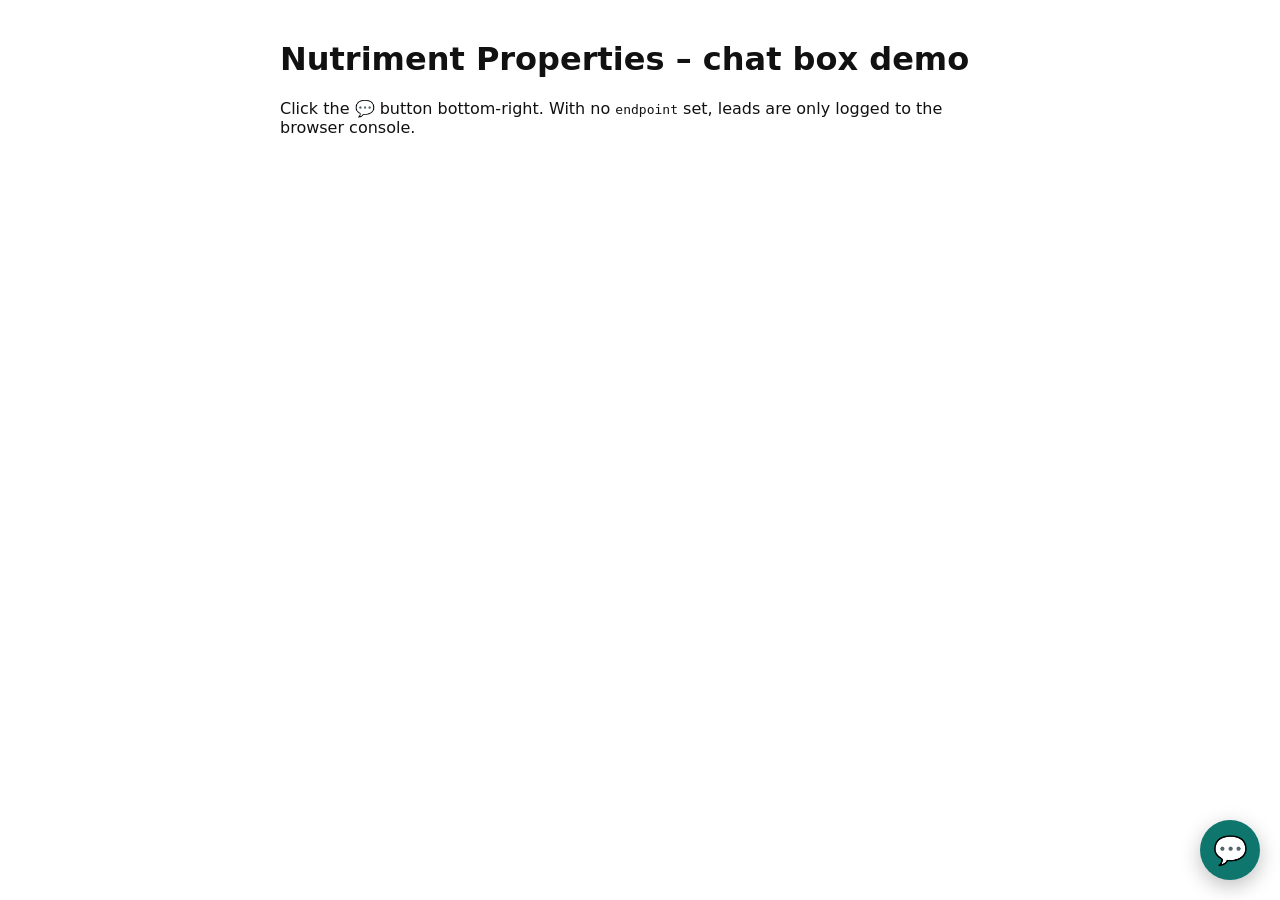
<file: nutriment-automation/widget/demo.html>
<!doctype html>
<html lang="en">
<head>
<meta charset="utf-8">
<meta name="viewport" content="width=device-width, initial-scale=1">
<title>Chat Box Demo</title>
<style>body{font-family:system-ui,sans-serif;max-width:720px;margin:40px auto;padding:0 16px;background:#fff;color:#111}</style>
</head>
<body>
<h1>Nutriment Properties – chat box demo</h1>
<p>Click the 💬 button bottom-right. With no <code>endpoint</code> set, leads are only logged to the browser console.</p>
<script>
  window.NutrimentChatConfig = {
    endpoint: '',            // paste the Apps Script web app URL here
    whatsapp: '66000000000', // business WhatsApp number
    line: '',                // e.g. https://line.me/R/ti/p/@yourid
    color: '#0f766e'
  };
</script>
<script src="nutriment-chat.js" defer></script>
</body>
</html>
</file>
